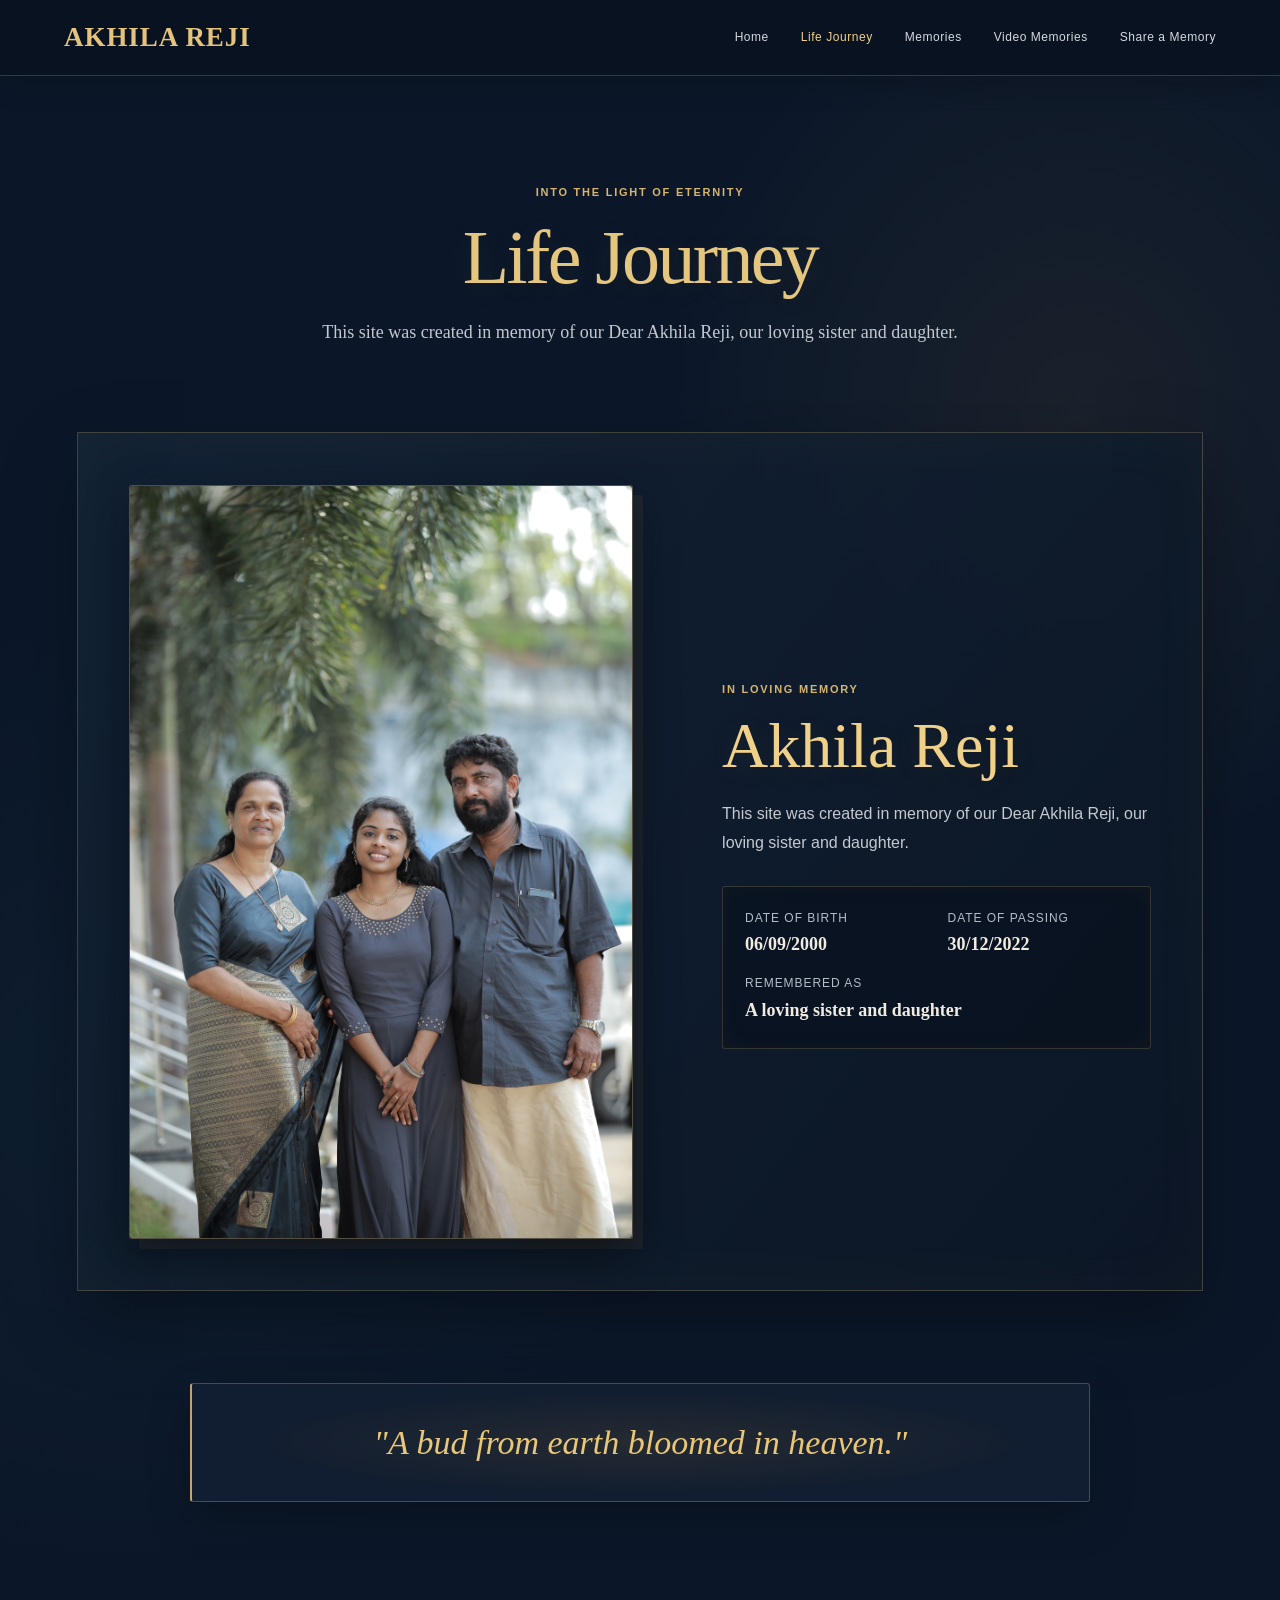
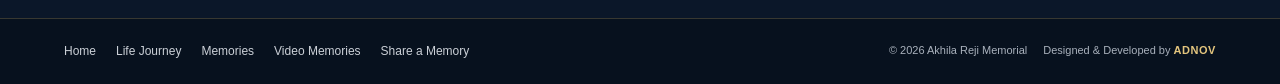
<file: about.html>
<!DOCTYPE html>
<html lang="en">
<head>
    <meta charset="UTF-8">
    <meta name="viewport" content="width=device-width, initial-scale=1.0">
    <meta name="theme-color" content="#0b1729">
    <title>Life Journey of Akhila Reji</title>
    <link rel="stylesheet" href="css/style.css">
    <link rel="stylesheet" href="css/memorial-theme.css">
</head>
<body>

<header class="site-header">
    <a href="index.html" class="logo">Akhila Reji</a>
    <button class="inner-nav-toggle" type="button" aria-expanded="false" aria-controls="inner-navigation" aria-label="Open navigation"><span></span><span></span><span></span></button>
    <nav id="inner-navigation" aria-label="Main navigation">
        <a href="index.html">Home</a>
        <a href="about.html" class="active">Life Journey</a>
        <a href="gallery.html">Memories</a>
        <a href="videos.html">Video Memories</a>
        <a href="share.html">Share a Memory</a>
    </nav>
</header>

<main class="content-page">
    <section class="page-heading">
        <span class="gold-text">INTO THE LIGHT OF ETERNITY</span>
        <h1>Life Journey</h1>
        <p>This site was created in memory of our Dear Akhila Reji, our loving sister and daughter.</p>
    </section>

    <section class="story-section">
        <div class="story-image">
            <img src="assets/images/family.jpg" alt="Akhila Reji with her family">
        </div>

        <div class="story-text">
            <span class="gold-text">IN LOVING MEMORY</span>
            <h2>Akhila Reji</h2>
            <p>This site was created in memory of our Dear Akhila Reji, our loving sister and daughter.</p>
            <dl class="memorial-details">
                <div>
                    <dt>Date of Birth</dt>
                    <dd><time datetime="2000-09-06">06/09/2000</time></dd>
                </div>
                <div>
                    <dt>Date of Passing</dt>
                    <dd><time datetime="2022-12-30">30/12/2022</time></dd>
                </div>
                <div>
                    <dt>Remembered as</dt>
                    <dd>A loving sister and daughter</dd>
                </div>
            </dl>
        </div>
    </section>

    <section class="quote-section">
        <p>"A bud from earth bloomed in heaven."</p>
    </section>
</main>

<footer class="site-footer">
    <nav aria-label="Footer navigation"><a href="index.html">Home</a><a href="about.html">Life Journey</a><a href="gallery.html">Memories</a><a href="videos.html">Video Memories</a><a href="share.html">Share a Memory</a></nav>
    <div class="footer-meta"><small>&copy; 2026 Akhila Reji Memorial</small><span class="footer-credit">Designed &amp; Developed by <a href="https://adnov.in" target="_blank" rel="noopener noreferrer">ADNOV</a></span></div>
</footer>

<script src="js/script.js" defer></script>
</body>
</html>
</file>
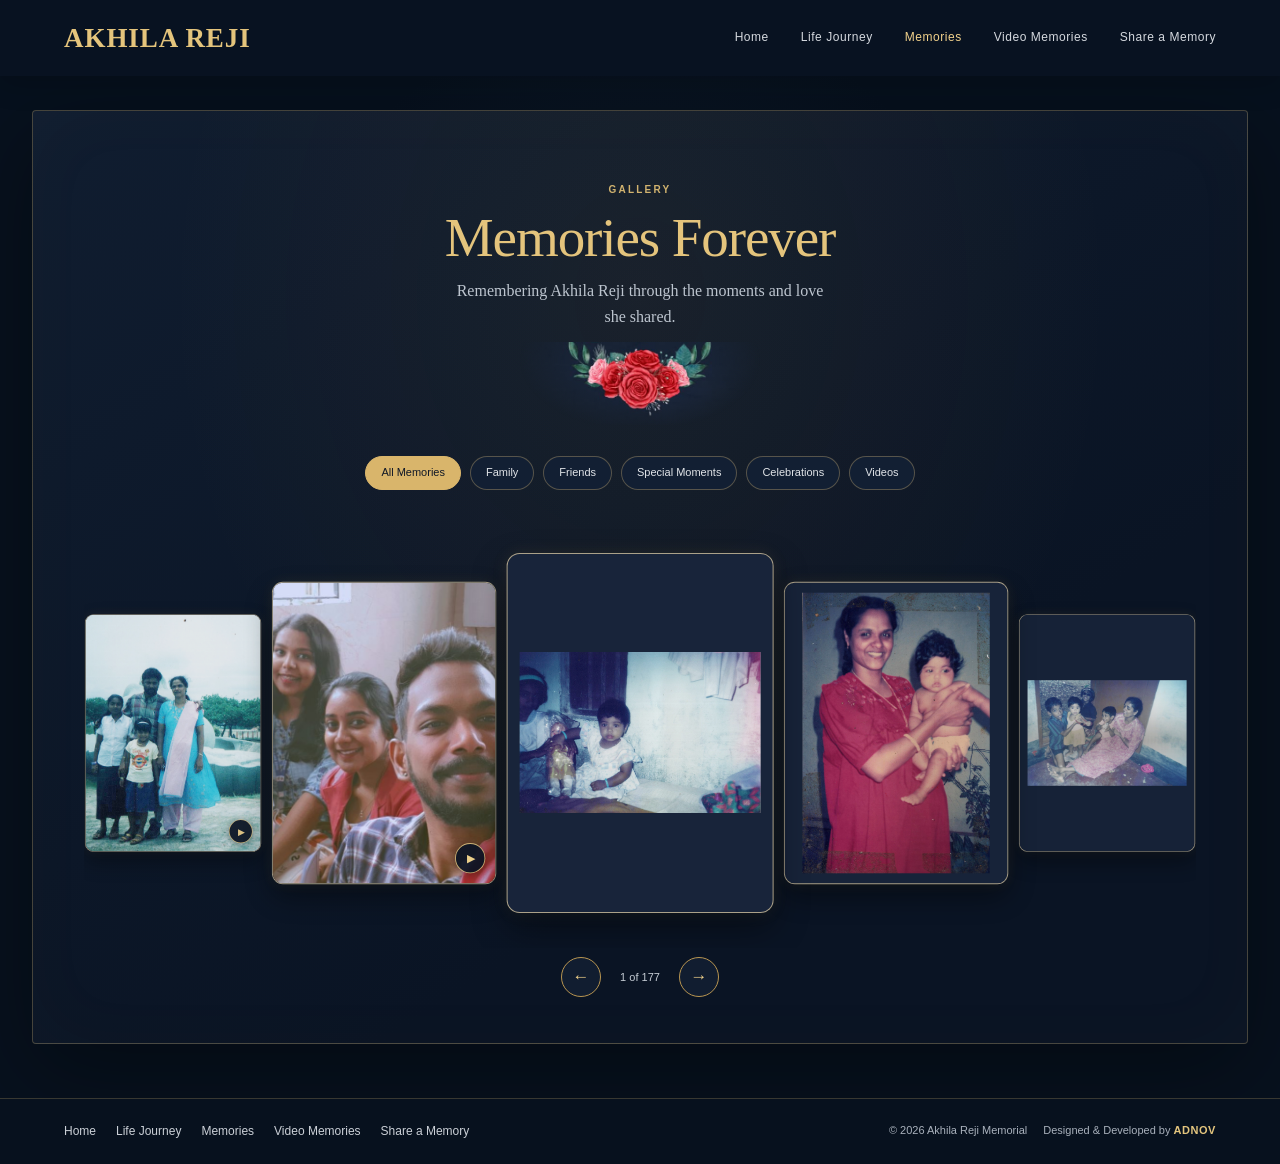
<file: gallery.html>
<!DOCTYPE html>
<html lang="en">
<head>
    <meta charset="UTF-8">
    <meta name="viewport" content="width=device-width, initial-scale=1.0">
    <meta name="theme-color" content="#0b1729">
    <title>Memories of Akhila Reji</title>
    <link rel="stylesheet" href="css/style.css">
    <link rel="stylesheet" href="css/memorial-theme.css">
</head>
<body class="gallery-page">

<header class="site-header">
    <a href="index.html" class="logo">Akhila Reji</a>
    <button class="inner-nav-toggle" type="button" aria-expanded="false" aria-controls="inner-navigation" aria-label="Open navigation"><span></span><span></span><span></span></button>
    <nav id="inner-navigation" aria-label="Main navigation">
        <a href="index.html">Home</a>
        <a href="about.html">Life Journey</a>
        <a href="gallery.html" class="active">Memories</a>
        <a href="videos.html">Video Memories</a>
        <a href="share.html">Share a Memory</a>
    </nav>
</header>

<main class="gallery-shell">
    <section class="gallery-heading">
        <span class="gallery-kicker">GALLERY</span>
        <h1>Memories Forever</h1>
        <p>Remembering Akhila Reji through the moments and love she shared.</p>
        <img class="gallery-flowers" src="assets/properties/gallery-flowers.jpg" width="540" height="187" alt="">
    </section>

    <nav class="gallery-filters" aria-label="Filter memories">
        <button class="gallery-filter is-active" type="button" data-category="all" aria-pressed="true">All Memories</button>
        <button class="gallery-filter" type="button" data-category="family" aria-pressed="false">Family</button>
        <button class="gallery-filter" type="button" data-category="friends" aria-pressed="false">Friends</button>
        <button class="gallery-filter" type="button" data-category="moments" aria-pressed="false">Special Moments</button>
        <button class="gallery-filter" type="button" data-category="celebrations" aria-pressed="false">Celebrations</button>
        <button class="gallery-filter" type="button" data-category="videos" aria-pressed="false">Videos</button>
    </nav>

    <section class="gallery-carousel" aria-label="Memorial photo carousel">
        <div class="carousel-stage" id="carousel-stage" aria-live="polite">
            <p class="carousel-empty" id="carousel-empty" hidden></p>
            <button class="carousel-card carousel-card--far-left" type="button" data-position="far-left" aria-label="View photograph"></button>
            <button class="carousel-card carousel-card--left" type="button" data-position="left" aria-label="View photograph"></button>
            <button class="carousel-card carousel-card--center" type="button" data-position="center" aria-label="View photograph"></button>
            <button class="carousel-card carousel-card--right" type="button" data-position="right" aria-label="View photograph"></button>
            <button class="carousel-card carousel-card--far-right" type="button" data-position="far-right" aria-label="View photograph"></button>
        </div>
        <div class="carousel-controls">
            <button class="carousel-arrow" id="carousel-previous" type="button" aria-label="Previous photo">←</button>
            <span class="carousel-count" id="carousel-count" aria-live="polite"></span>
            <button class="carousel-arrow" id="carousel-next" type="button" aria-label="Next photo">→</button>
        </div>
    </section>

    <dialog class="lightbox gallery-lightbox" aria-label="Memorial photo and video viewer">
        <div class="lightbox-toolbar">
            <button class="lightbox-close" type="button" aria-label="Close viewer">Close</button>
        </div>
        <div class="lightbox-stage">
            <button class="lightbox-previous" type="button" aria-label="Previous memory">‹</button>
            <div class="lightbox-media">
                <img alt="">
                <video controls playsinline></video>
                <p class="lightbox-video-error" role="status" hidden>
                    This video format could not be played in this browser.
                </p>
            </div>
            <button class="lightbox-next" type="button" aria-label="Next memory">›</button>
        </div>
        <div class="lightbox-meta">
            <span class="lightbox-count" aria-live="polite"></span>
            <a class="lightbox-download" download>Download original</a>
        </div>
    </dialog>
</main>

<footer class="site-footer">
    <nav aria-label="Footer navigation"><a href="index.html">Home</a><a href="about.html">Life Journey</a><a href="gallery.html">Memories</a><a href="videos.html">Video Memories</a><a href="share.html">Share a Memory</a></nav>
    <div class="footer-meta"><small>&copy; 2026 Akhila Reji Memorial</small><span class="footer-credit">Designed &amp; Developed by <a href="https://adnov.in" target="_blank" rel="noopener noreferrer">ADNOV</a></span></div>
</footer>

<script src="js/gallery.js" defer></script>
<script src="js/script.js" defer></script>
</body>
</html>
</file>
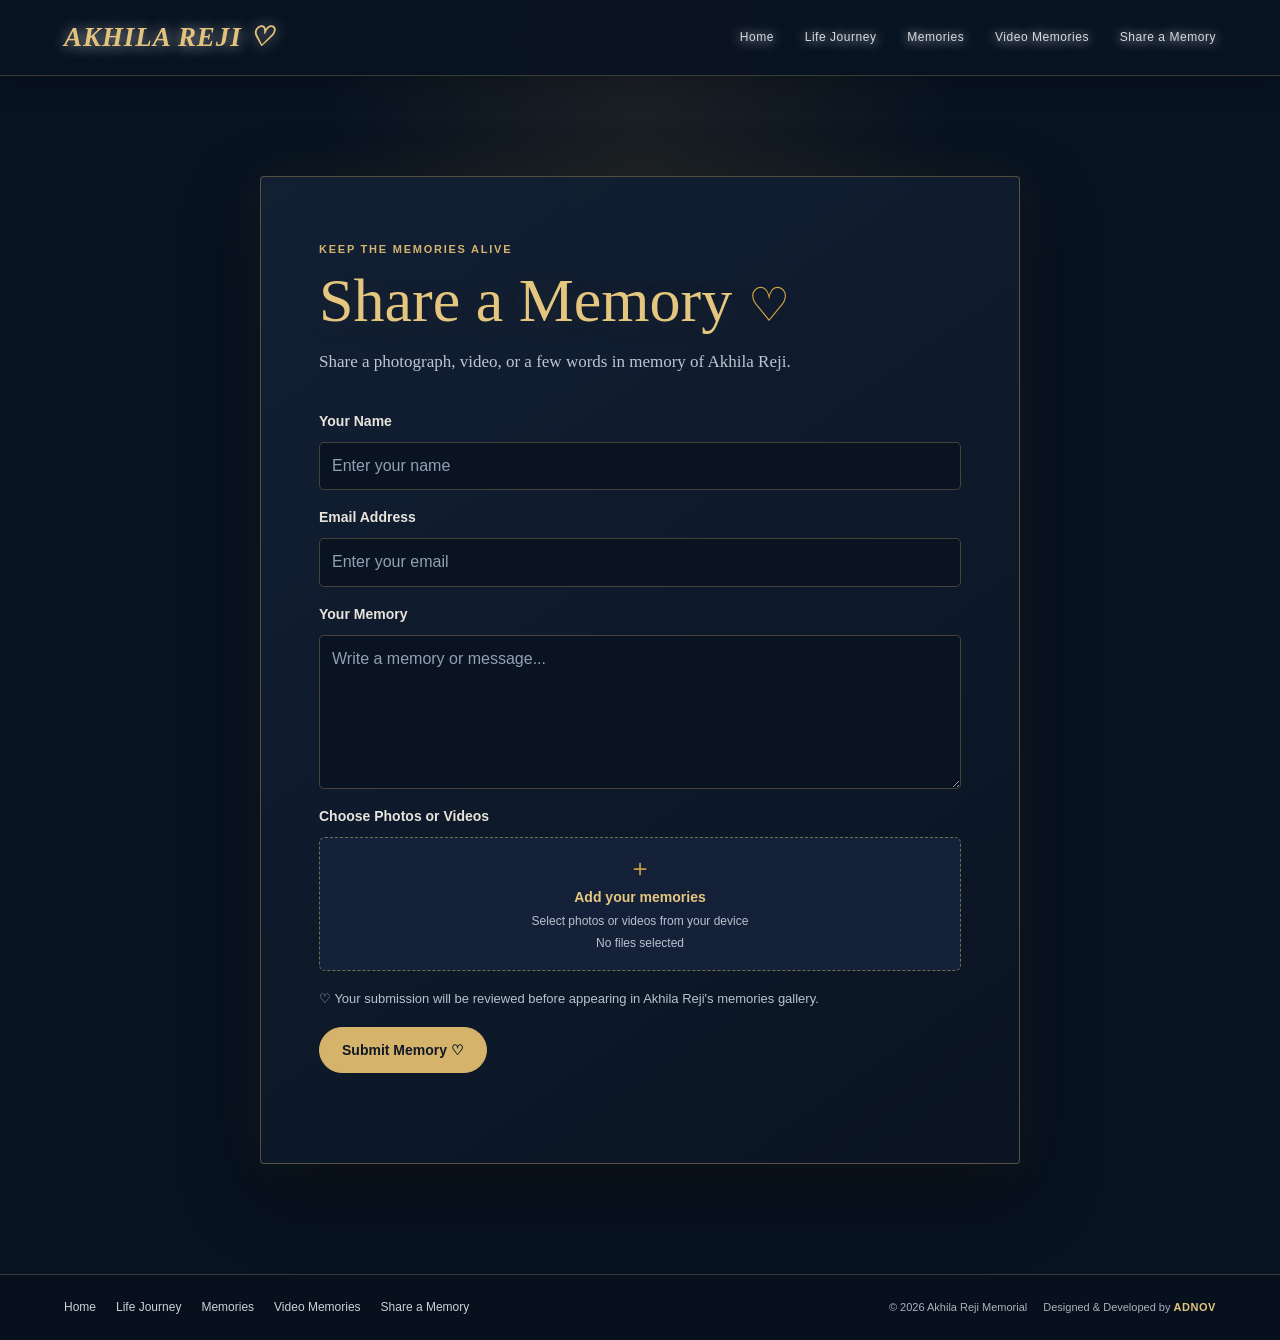
<file: share.html>
<!DOCTYPE html>
<html lang="en">
<head>
    <meta charset="UTF-8">
    <meta name="viewport" content="width=device-width, initial-scale=1.0">
    <meta name="theme-color" content="#0b1729">
    <title>Share a Memory | Akhila Reji</title>
    <link rel="stylesheet" href="css/style.css">
    <link rel="stylesheet" href="css/memorial-theme.css">
</head>
<body class="share-page">

    <header class="top-header">
        <a class="brand" href="index.html">Akhila Reji ♡</a>
        <button class="inner-nav-toggle" type="button" aria-expanded="false" aria-controls="inner-navigation" aria-label="Open navigation"><span></span><span></span><span></span></button>
        <nav class="home-nav" id="inner-navigation" aria-label="Main navigation">
            <a href="index.html">Home</a>
            <a href="about.html">Life Journey</a>
            <a href="gallery.html">Memories</a>
            <a href="videos.html">Video Memories</a>
            <a href="share.html" aria-current="page">Share a Memory</a>
        </nav>
    </header>

    <main class="share-container">
        <p class="share-eyebrow">KEEP THE MEMORIES ALIVE</p>
        <h1>Share a Memory <span>♡</span></h1>
        <p class="share-intro">
            Share a photograph, video, or a few words in memory of Akhila Reji.
        </p>

        <form id="memoryForm" class="memory-form">

            <label for="visitorName">Your Name</label>
            <input type="text" id="visitorName"
                   placeholder="Enter your name" required>

            <label for="visitorEmail">Email Address</label>
            <input type="email" id="visitorEmail"
                   placeholder="Enter your email">

            <label for="memoryMessage">Your Memory</label>
            <textarea id="memoryMessage" rows="5"
                      placeholder="Write a memory or message..."
                      required></textarea>

            <label>Choose Photos or Videos</label>
            <label for="memoryFiles" class="upload-area">
                <span class="upload-icon">＋</span>
                <strong>Add your memories</strong>
                <small>Select photos or videos from your device</small>
                <span id="fileNames">No files selected</span>
            </label>

            <input type="file" id="memoryFiles"
                   accept="image/*,video/*" multiple hidden>

            <p class="approval-note">
                ♡ Your submission will be reviewed before
                appearing in Akhila Reji's memories gallery.
            </p>

            <button type="submit" class="submit-memory">
                Submit Memory ♡
            </button>

            <p id="formMessage" role="status"></p>
        </form>
    </main>

    <footer class="site-footer">
        <nav aria-label="Footer navigation"><a href="index.html">Home</a><a href="about.html">Life Journey</a><a href="gallery.html">Memories</a><a href="videos.html">Video Memories</a><a href="share.html">Share a Memory</a></nav>
        <div class="footer-meta"><small>&copy; 2026 Akhila Reji Memorial</small><span class="footer-credit">Designed &amp; Developed by <a href="https://adnov.in" target="_blank" rel="noopener noreferrer">ADNOV</a></span></div>
    </footer>

    <script src="js/script.js" defer></script>
    <script>
        const fileInput = document.getElementById("memoryFiles");
        const fileNames = document.getElementById("fileNames");

        fileInput.addEventListener("change", () => {
            const files = Array.from(fileInput.files);
            fileNames.textContent = files.length
                ? files.map(file => file.name).join(", ")
                : "No files selected";
        });

        document.getElementById("memoryForm")
            .addEventListener("submit", (event) => {
                event.preventDefault();
                document.getElementById("formMessage").textContent =
                    "Upload service will be connected in the next step.";
            });
    </script>

</body>
</html>
</file>
<file: css/style.css>
:root {
    color-scheme: light;
    --color-ink: #30475c;
    --color-muted: #64798b;
    --color-blue: #527a99;
    --color-blue-deep: #365b78;
    --color-sky: #e8f3fa;
    --color-sky-strong: #d7eaf6;
    --color-paper: #fbfcfd;
    --color-white: #fff;
    --color-line: #dce6ed;
    --color-focus: #3e789f;
    --font-body: Arial, Helvetica, sans-serif;
    --font-display: Georgia, "Times New Roman", serif;
    --content-width: 1120px;
}

* {
    box-sizing: border-box;
}

html {
    min-width: 0;
    scroll-behavior: smooth;
    background: var(--color-paper);
}

body {
    min-width: 0;
    margin: 0;
    color: var(--color-ink);
    background: var(--color-paper);
    font-family: var(--font-body);
    font-size: 16px;
    line-height: 1.65;
    -webkit-font-smoothing: antialiased;
}

img,
video {
    max-width: 100%;
}

button,
input,
textarea {
    font: inherit;
}

a {
    color: var(--color-blue-deep);
    text-decoration: none;
}

a,
button {
    -webkit-tap-highlight-color: transparent;
}

a:focus-visible,
button:focus-visible,
input:focus-visible,
textarea:focus-visible,
.upload-area:focus-within {
    outline: 3px solid var(--color-focus);
    outline-offset: 3px;
}

button {
    color: inherit;
}

.hero {
    position: relative;
    display: flex;
    min-height: 680px;
    min-height: max(680px, 100svh);
    width: 100%;
    flex-direction: column;
    overflow: hidden;
    isolation: isolate;
    background: var(--color-sky);
}

.hero-image,
.hero-overlay {
    position: absolute;
    z-index: -1;
    inset: 0;
    width: 100%;
    height: 100%;
}

.hero-image {
    object-fit: cover;
    object-position: center 38%;
}

.hero-overlay {
    background: linear-gradient(
        180deg,
        rgba(255, 255, 255, .16) 0%,
        rgba(255, 255, 255, .04) 42%,
        rgba(36, 61, 78, .08) 100%
    );
}

.top-header {
    position: relative;
    z-index: 1;
    display: flex;
    width: 100%;
    min-height: 82px;
    align-items: center;
    justify-content: space-between;
    gap: 24px;
    padding: 16px max(5%, calc((100% - var(--content-width)) / 2));
}

.brand,
.logo {
    color: var(--color-ink);
    font-family: var(--font-display);
    font-size: 29px;
    font-weight: 400;
    line-height: 1.2;
    white-space: nowrap;
}

.brand {
    font-style: italic;
}

.brand span {
    color: var(--color-blue);
    font-size: .75em;
}

.home-nav,
.site-header nav {
    display: flex;
    align-items: center;
    justify-content: flex-end;
    gap: clamp(16px, 2.8vw, 32px);
}

.home-nav a,
.site-header nav a {
    color: var(--color-ink);
    font-size: 14px;
    font-weight: 500;
    transition: color .18s ease;
}

.home-nav a:hover,
.site-header nav a:hover,
.site-header nav a.active {
    color: var(--color-blue);
}

.hero-message {
    position: relative;
    z-index: 0;
    width: min(390px, 42%);
    margin: auto 5% 0 auto;
    padding: 24px;
    text-align: center;
}

.quote {
    color: #28465c;
    font-family: var(--font-display);
    font-size: clamp(24px, 3vw, 34px);
    font-style: italic;
    line-height: 1.35;
    text-wrap: balance;
}

.memorial-title {
    position: relative;
    z-index: 0;
    width: 100%;
    margin-top: auto;
    padding: 34px 20px 46px;
    background: radial-gradient(
        ellipse at center,
        rgba(251, 253, 254, .88) 0%,
        rgba(251, 253, 254, .82) 56%,
        rgba(251, 253, 254, .48) 82%,
        rgba(251, 253, 254, 0) 100%
    );
    text-align: center;
}

.eyebrow,
.gold-text,
.share-eyebrow {
    display: inline-block;
    color: var(--color-blue);
    font-size: 11px;
    font-weight: 600;
    letter-spacing: .16em;
    line-height: 1.5;
}

.eyebrow {
    margin: 0 0 8px;
}

.memorial-title h1,
.page-heading h1,
.share-container h1 {
    margin: 0;
    color: var(--color-ink);
    font-family: var(--font-display);
    font-size: clamp(40px, 6vw, 62px);
    font-weight: 400;
    line-height: 1.12;
    text-wrap: balance;
}

.dates {
    margin: 10px 0 0;
    color: var(--color-blue-deep);
    font-family: var(--font-display);
    font-size: 21px;
}

.memorial-title .description {
    margin: 7px 0 0;
    color: var(--color-muted);
    font-family: var(--font-display);
    font-size: 18px;
    font-style: italic;
}

.memorial-tagline {
    margin: 12px 0 0;
    color: var(--color-blue);
    font-size: 11px;
    font-weight: 600;
    letter-spacing: .16em;
}

.memorial-details {
    display: grid;
    grid-template-columns: repeat(2, minmax(0, 1fr));
    gap: 14px 22px;
    width: 100%;
    min-width: 0;
    margin: 26px 0 0;
    padding: 18px clamp(12px, 1.8vw, 20px);
    border-radius: 6px;
    background: #f3f8fb;
}

.memorial-details div:last-child {
    grid-column: 1 / -1;
}

.memorial-details dt {
    color: var(--color-muted);
    font-size: 12px;
}

.memorial-details dd {
    margin: 2px 0 0;
    color: var(--color-ink);
    font-size: 15px;
    font-weight: 600;
    overflow-wrap: anywhere;
}

@media (max-width: 820px) {
    .story-section {
        grid-template-columns: minmax(0, 1fr);
        gap: 26px;
    }

    .story-image,
    .story-text {
        width: 100%;
        max-width: 740px;
        margin-inline: auto;
    }
}

.explore-button,
.submit-memory {
    display: inline-flex;
    min-height: 46px;
    align-items: center;
    justify-content: center;
    gap: 10px;
    margin-top: 21px;
    padding: 11px 22px;
    border: 1px solid var(--color-blue);
    border-radius: 6px;
    color: var(--color-white);
    background: var(--color-blue);
    font-size: 14px;
    font-weight: 600;
    line-height: 1.3;
    cursor: pointer;
    transition: color .18s ease, background-color .18s ease, border-color .18s ease;
}

.explore-button:hover,
.submit-memory:hover {
    border-color: var(--color-blue-deep);
    background: var(--color-blue-deep);
}

.content-page {
    width: 100%;
    max-width: 1080px;
    margin: 0 auto;
    padding: 56px 20px 72px;
}

.page-heading {
    max-width: 720px;
    margin: 0 auto 42px;
    text-align: center;
}

.page-heading h1 {
    margin-top: 8px;
    font-size: clamp(38px, 5vw, 54px);
}

.page-heading p {
    margin: 12px 0 0;
    color: var(--color-muted);
    font-family: var(--font-display);
    font-size: 19px;
    line-height: 1.5;
    text-wrap: balance;
}

.story-section {
    display: grid;
    grid-template-columns: minmax(0, 1.08fr) minmax(0, .92fr);
    align-items: center;
    gap: clamp(24px, 4vw, 48px);
}

.story-image {
    min-width: 0;
    width: 100%;
    border-radius: 12px;
    background: #f3f7f9;
    box-shadow: 0 8px 24px rgba(43, 66, 82, .10);
}

.story-image img {
    display: block;
    width: 100%;
    height: auto;
    object-fit: contain;
    object-position: center;
    border-radius: inherit;
}

.story-image.image-missing {
    min-height: 240px;
}

.story-text h2 {
    margin: 9px 0 15px;
    color: var(--color-ink);
    font-family: var(--font-display);
    font-size: clamp(30px, 4vw, 42px);
    font-weight: 400;
    line-height: 1.2;
}

.story-text {
    min-width: 0;
    max-width: 100%;
}

.story-text p {
    margin: 0 0 14px;
    color: var(--color-muted);
    overflow-wrap: anywhere;
}

.quote-section {
    max-width: 850px;
    margin: 54px auto 0;
    padding: 25px 28px;
    border-left: 3px solid #a9c8dc;
    background: var(--color-sky);
    color: var(--color-blue-deep);
    font-family: var(--font-display);
    font-size: clamp(19px, 2.5vw, 25px);
    font-style: italic;
    line-height: 1.5;
    text-align: center;
}

.quote-section p {
    margin: 0;
}

.site-header {
    display: flex;
    min-height: 76px;
    align-items: center;
    justify-content: space-between;
    gap: 24px;
    padding: 14px max(5%, calc((100% - var(--content-width)) / 2));
    border-bottom: 1px solid var(--color-line);
    background: var(--color-white);
}

.site-header .logo {
    font-size: 26px;
}

.site-footer {
    padding: 22px 5%;
    border-top: 1px solid var(--color-line);
    color: var(--color-muted);
    background: #f3f8fb;
    font-family: var(--font-display);
    font-size: 17px;
    text-align: center;
}

.lightbox-download,
.video-download {
    display: inline-flex;
    min-height: 36px;
    align-items: center;
    justify-content: center;
    padding: 7px 12px;
    border: 1px solid var(--color-line);
    border-radius: 5px;
    color: var(--color-blue-deep);
    background: var(--color-white);
    font-size: 12px;
    font-weight: 600;
    transition: background-color .18s ease, border-color .18s ease;
}

.video-download:hover {
    border-color: var(--color-sky-strong);
    background: var(--color-sky);
}

.lightbox {
    width: min(96vw, 1180px);
    max-width: none;
    max-height: 96svh;
    margin: auto;
    padding: 14px 18px 16px;
    overflow: hidden;
    border: 1px solid #d6e3ec;
    border-radius: 8px;
    color: var(--color-ink);
    background: #f8fbfd;
}

.lightbox::backdrop {
    background: rgba(27, 47, 62, .78);
}

.lightbox-toolbar,
.lightbox-meta {
    display: flex;
    align-items: center;
    justify-content: space-between;
    gap: 16px;
}

.lightbox-toolbar {
    justify-content: flex-end;
    padding-bottom: 10px;
}

.lightbox-close,
.lightbox-previous,
.lightbox-next {
    border: 1px solid #c8d8e3;
    color: var(--color-blue-deep);
    background: #edf5fa;
    cursor: pointer;
    transition: background-color .18s ease;
}

.lightbox-close:hover,
.lightbox-previous:hover,
.lightbox-next:hover {
    background: var(--color-sky-strong);
}

.lightbox-close {
    padding: 7px 13px;
    border-radius: 5px;
    font: inherit;
    font-size: 12px;
}

.lightbox-stage {
    display: flex;
    align-items: center;
    justify-content: space-between;
    gap: 10px;
}

.lightbox-stage img {
    display: block;
    width: auto;
    height: auto;
    max-width: calc(100% - 104px);
    max-height: calc(96svh - 120px);
    object-fit: contain;
}

.lightbox-media {
    display: grid;
    flex: 1 1 auto;
    min-width: 0;
    min-height: 0;
    place-items: center;
}

.lightbox-media img,
.lightbox-media video {
    display: block;
    width: auto;
    height: auto;
    max-width: 100%;
    max-height: calc(96svh - 120px);
    object-fit: contain;
}

.lightbox-video-error {
    max-width: 280px;
    margin: 0;
    color: var(--color-muted);
    font-size: 13px;
    text-align: center;
}

.lightbox-video-error[hidden] {
    display: none;
}

.lightbox-media [hidden] {
    display: none;
}

.lightbox-previous,
.lightbox-next {
    flex: 0 0 42px;
    width: 42px;
    height: 48px;
    border-radius: 5px;
    font: 30px/1 var(--font-display);
}

.lightbox-meta {
    padding-top: 12px;
    color: var(--color-muted);
    font-size: 12px;
}

.lightbox-download {
    border-color: var(--color-blue);
    color: var(--color-white);
    background: var(--color-blue);
}

.lightbox-download:hover {
    background: var(--color-blue-deep);
}

.gallery-page {
    background: #f1f4f6;
}

.gallery-page .site-header {
    border-bottom: 0;
    background: transparent;
}

.gallery-page .gallery-shell {
    width: min(1320px, calc(100% - 48px));
    min-height: min(760px, calc(100svh - 145px));
    margin: 18px auto 28px;
    padding: 44px clamp(18px, 4vw, 54px) 34px;
    overflow: hidden;
    border: 1px solid #e8edf0;
    border-radius: 24px;
    background: var(--color-white);
    box-shadow: 0 12px 36px rgba(58, 80, 96, .06);
}

.gallery-heading {
    text-align: center;
}

.gallery-kicker {
    color: #647586;
    font-size: 10px;
    font-weight: 600;
    letter-spacing: .12em;
}

.gallery-heading h1 {
    margin: 5px 0 0;
    color: #273644;
    font-family: var(--font-body);
    font-size: clamp(28px, 3.2vw, 38px);
    font-weight: 600;
    letter-spacing: -.045em;
    line-height: 1.18;
}

.gallery-heading p {
    max-width: 390px;
    margin: 7px auto 0;
    color: #66717b;
    font-size: 14px;
    line-height: 1.45;
}

.gallery-filters {
    display: flex;
    width: 100%;
    align-items: center;
    justify-content: center;
    gap: 9px;
    margin: 28px auto 20px;
    overflow-x: auto;
    padding: 3px 4px 8px;
    scrollbar-width: none;
}

.gallery-filters::-webkit-scrollbar {
    display: none;
}

.gallery-filter {
    flex: 0 0 auto;
    min-height: 34px;
    padding: 6px 15px;
    border: 1px solid #c8cdd1;
    border-radius: 999px;
    color: #45515c;
    background: #fff;
    font-size: 11px;
    line-height: 1.3;
    cursor: pointer;
    transition: color .18s ease, background-color .18s ease, border-color .18s ease;
}

.gallery-filter:hover {
    border-color: #667785;
    background: #f6f8f9;
}

.gallery-filter.is-active {
    border-color: #303943;
    color: #fff;
    background: #303943;
}

.gallery-carousel {
    overflow: hidden;
}

.carousel-stage {
    position: relative;
    height: clamp(310px, 37vw, 430px);
    overflow: hidden;
    isolation: isolate;
}

.carousel-card {
    position: absolute;
    top: 50%;
    left: 50%;
    display: block;
    width: 24%;
    height: clamp(240px, 30vw, 360px);
    padding: 0;
    overflow: hidden;
    border: 1px solid rgba(255, 255, 255, .75);
    border-radius: 13px;
    background: #e7eef2;
    box-shadow: 0 12px 30px rgba(36, 54, 68, .18);
    cursor: zoom-in;
    transform: translate(-50%, -50%) scale(var(--card-scale, 1));
    opacity: var(--card-opacity, 1);
    transition: transform .42s cubic-bezier(.2, .7, .2, 1), opacity .3s ease;
}

.carousel-card img,
.carousel-card video {
    display: block;
    width: 100%;
    height: 100%;
    object-fit: cover;
}

.carousel-card .carousel-play {
    position: absolute;
    right: 12px;
    bottom: 12px;
    display: grid;
    width: 36px;
    height: 36px;
    place-items: center;
    padding-left: 2px;
    border: 1px solid rgba(255, 255, 255, .9);
    border-radius: 50%;
    color: #34414c;
    background: rgba(255, 255, 255, .94);
    font-size: 13px;
    line-height: 1;
    box-shadow: 0 2px 8px rgba(30, 45, 56, .2);
}

.carousel-card--center {
    z-index: 5;
    --card-scale: 1;
}

.carousel-card--left {
    z-index: 4;
    left: 27%;
    --card-scale: .84;
    --card-opacity: .98;
}

.carousel-card--right {
    z-index: 4;
    left: 73%;
    --card-scale: .84;
    --card-opacity: .98;
}

.carousel-card--far-left {
    z-index: 2;
    left: 8%;
    --card-scale: .66;
    --card-opacity: .9;
}

.carousel-card--far-right {
    z-index: 2;
    left: 92%;
    --card-scale: .66;
    --card-opacity: .9;
}

.carousel-stage.is-changing .carousel-card {
    opacity: .45;
    transition-duration: .16s;
}

.carousel-stage.is-changing .carousel-card--center {
    transform: translate(-50%, -50%) scale(.96);
}

.carousel-card[hidden] {
    display: none;
}

.carousel-empty {
    position: absolute;
    top: 50%;
    left: 50%;
    width: min(90%, 400px);
    margin: 0;
    color: var(--color-muted);
    font-family: var(--font-display);
    font-size: 19px;
    text-align: center;
    transform: translate(-50%, -50%);
}

.carousel-controls {
    display: flex;
    min-height: 48px;
    align-items: center;
    justify-content: center;
    gap: 12px;
    margin-top: 5px;
}

.carousel-arrow {
    display: grid;
    width: 40px;
    height: 40px;
    flex: 0 0 40px;
    place-items: center;
    padding: 0;
    border: 1px solid #56616b;
    border-radius: 50%;
    color: #34414c;
    background: #fff;
    font-size: 17px;
    line-height: 1;
    cursor: pointer;
    transition: color .18s ease, background-color .18s ease;
}

.carousel-arrow:hover:not(:disabled) {
    color: #fff;
    background: #34414c;
}

.carousel-arrow:disabled {
    cursor: not-allowed;
    opacity: .45;
}

.carousel-count {
    min-width: 54px;
    color: var(--color-muted);
    font-size: 11px;
    text-align: center;
}

.gallery-lightbox {
    width: min(96vw, 1180px);
}

.video-grid {
    display: grid;
    grid-template-columns: repeat(2, minmax(0, 1fr));
    gap: 24px;
}

.video-card {
    min-width: 0;
    overflow: hidden;
    border: 1px solid var(--color-line);
    border-radius: 8px;
    background: var(--color-white);
}

.video-frame {
    position: relative;
    display: grid;
    width: 100%;
    aspect-ratio: 16 / 9;
    place-items: center;
    overflow: hidden;
    background: #e9f1f6;
}

.video-frame video {
    display: block;
    width: 100%;
    height: 100%;
    background: #263d4d;
    object-fit: contain;
}

.video-frame video[hidden] {
    display: none;
}

.video-placeholder {
    display: flex;
    width: 100%;
    height: 100%;
    flex-direction: column;
    align-items: center;
    justify-content: center;
    gap: 9px;
    padding: 18px;
    border: 0;
    color: var(--color-blue-deep);
    background: var(--color-sky);
    cursor: pointer;
}

.video-placeholder:hover {
    background: var(--color-sky-strong);
}

.play-icon {
    display: grid;
    width: 46px;
    height: 46px;
    place-items: center;
    border: 1px solid #9dbdd2;
    border-radius: 50%;
    color: var(--color-blue-deep);
    font-size: 18px;
}

.video-info {
    display: flex;
    align-items: center;
    justify-content: space-between;
    gap: 16px;
    padding: 17px 18px;
}

.video-info h2 {
    margin: 0;
    color: var(--color-ink);
    font-family: var(--font-display);
    font-size: 21px;
    font-weight: 400;
    line-height: 1.3;
}

.video-info p {
    margin: 4px 0 0;
    color: var(--color-muted);
    font-size: 13px;
}

.video-download {
    flex: 0 0 auto;
}

.share-page {
    min-height: 100vh;
    background: #f3f8fb;
}

.share-page .top-header {
    min-height: 76px;
    padding-top: 14px;
    padding-bottom: 14px;
    border-bottom: 1px solid var(--color-line);
    background: var(--color-white);
}

.share-page .brand {
    font-size: 27px;
}

.share-page .home-nav a {
    color: var(--color-ink);
}

.share-page .home-nav a:hover {
    color: var(--color-blue);
}

.share-container {
    width: min(100% - 36px, 640px);
    margin: 48px auto 64px;
    padding: clamp(24px, 5vw, 44px);
    border: 1px solid var(--color-line);
    border-radius: 8px;
    background: var(--color-white);
}

.share-eyebrow {
    margin: 0 0 8px;
}

.share-container h1 {
    font-size: clamp(36px, 5vw, 48px);
}

.share-container h1 span {
    color: var(--color-blue);
    font-size: .75em;
}

.share-intro {
    margin: 12px 0 26px;
    color: var(--color-muted);
}

.memory-form {
    display: grid;
    grid-template-columns: minmax(0, 1fr);
    gap: 9px;
}

.memory-form > label:not(.upload-area) {
    margin-top: 7px;
    color: var(--color-ink);
    font-size: 14px;
    font-weight: 600;
}

.memory-form input[type="text"],
.memory-form input[type="email"],
.memory-form textarea {
    width: 100%;
    min-height: 45px;
    padding: 10px 12px;
    border: 1px solid #cbd9e2;
    border-radius: 5px;
    color: var(--color-ink);
    background: #fcfdfe;
}

.memory-form textarea {
    min-height: 130px;
    resize: vertical;
}

.memory-form input::placeholder,
.memory-form textarea::placeholder {
    color: #8496a4;
    opacity: 1;
}

.upload-area {
    display: flex;
    min-height: 132px;
    flex-direction: column;
    align-items: center;
    justify-content: center;
    gap: 3px;
    padding: 16px;
    border: 1px dashed #9fb9ca;
    border-radius: 6px;
    color: var(--color-blue-deep);
    background: #f4f9fc;
    text-align: center;
    cursor: pointer;
}

.upload-area:hover {
    background: var(--color-sky);
}

.upload-icon {
    color: var(--color-blue);
    font-size: 24px;
    line-height: 1.2;
}

.upload-area strong {
    font-size: 14px;
}

.upload-area small,
#fileNames {
    color: var(--color-muted);
    font-size: 12px;
}

#fileNames {
    max-width: 100%;
    overflow-wrap: anywhere;
}

.approval-note {
    margin: 8px 0 0;
    color: var(--color-muted);
    font-size: 13px;
}

.submit-memory {
    width: fit-content;
    margin-top: 8px;
}

#formMessage {
    min-height: 1.5em;
    margin: 2px 0 0;
    color: var(--color-blue-deep);
    font-size: 14px;
}

@media (max-width: 760px) {
    .hero {
        min-height: 640px;
        min-height: max(640px, 100svh);
    }

    .hero-image {
        object-position: center center;
    }

    .hero-message {
        width: min(100%, 470px);
        margin: auto auto 0;
        padding: 22px 16px;
    }

    .top-header,
    .site-header,
    .share-page .top-header {
        min-height: auto;
        flex-direction: column;
        justify-content: center;
        gap: 12px;
        padding: 15px 5%;
    }

    .brand,
    .site-header .logo,
    .share-page .brand {
        font-size: 26px;
    }

    .home-nav,
    .site-header nav {
        flex-wrap: wrap;
        justify-content: center;
        gap: 10px 20px;
    }

    .home-nav a,
    .site-header nav a {
        font-size: 13px;
    }

    .memorial-title {
        padding: 26px 16px 30px;
    }

    .content-page {
        padding: 42px 16px 54px;
    }

    .page-heading {
        margin-bottom: 32px;
    }

    .quote-section {
        margin-top: 36px;
    }

    .video-grid {
        gap: 16px;
    }

    .share-container {
        margin-top: 32px;
    }
}

@media (max-width: 900px) {
    .gallery-page .gallery-shell {
        min-height: 650px;
        padding-top: 40px;
    }

    .gallery-filters {
        justify-content: flex-start;
        margin-top: 24px;
    }

    .carousel-stage {
        height: clamp(310px, 47vw, 390px);
    }

    .carousel-card {
        width: 36%;
        height: clamp(240px, 39vw, 330px);
    }

    .carousel-card--left {
        left: 16%;
    }

    .carousel-card--right {
        left: 84%;
    }

    .carousel-card--far-left,
    .carousel-card--far-right {
        display: none;
    }
}

@media (max-width: 520px) {
    body {
        font-size: 15px;
    }

    .hero {
        min-height: 620px;
        min-height: max(620px, 100svh);
    }

    .hero-image {
        object-position: center 34%;
    }

    .hero-message {
        padding: 18px 12px;
    }

    .quote {
        font-size: 23px;
    }

    .eyebrow,
    .gold-text,
    .share-eyebrow {
        font-size: 10px;
        letter-spacing: .13em;
    }

    .memorial-title h1 {
        font-size: clamp(36px, 10vw, 46px);
    }

    .dates {
        font-size: 18px;
    }

    .memorial-tagline {
        font-size: 10px;
        letter-spacing: .12em;
    }

    .memorial-title .description {
        font-size: 16px;
    }

    .page-heading h1 {
        font-size: clamp(35px, 9vw, 44px);
    }

    .page-heading p {
        font-size: 17px;
    }

    .gallery-page .site-header {
        gap: 10px;
    }

    .gallery-page .site-header nav {
        gap: 8px 16px;
    }

    .gallery-page .gallery-shell {
        width: calc(100% - 20px);
        min-height: 590px;
        margin: 10px auto 18px;
        padding: 34px 10px 26px;
        border-radius: 18px;
    }

    .gallery-heading h1 {
        font-size: 30px;
    }

    .gallery-heading p {
        max-width: 300px;
        font-size: 13px;
    }

    .gallery-filters {
        gap: 7px;
        margin: 20px auto 10px;
        padding-right: 10px;
        padding-left: 10px;
    }

    .gallery-filter {
        min-height: 32px;
        padding: 6px 12px;
        font-size: 10px;
    }

    .carousel-stage {
        height: 300px;
    }

    .carousel-card {
        width: min(86%, 275px);
        height: clamp(225px, 65vw, 275px);
        border-radius: 10px;
    }

    .carousel-card--left,
    .carousel-card--right {
        display: none;
    }

    .carousel-controls {
        margin-top: 0;
    }

    .carousel-arrow {
        width: 38px;
        height: 38px;
        flex-basis: 38px;
    }

    .gallery-lightbox {
        width: 100vw;
        max-height: 100svh;
        padding: 10px;
        border: 0;
        border-radius: 0;
    }

    .gallery-lightbox .lightbox-stage {
        gap: 5px;
    }

    .gallery-lightbox .lightbox-stage img,
    .gallery-lightbox .lightbox-media video {
        max-width: calc(100% - 76px);
        max-height: calc(100svh - 112px);
    }

    .gallery-lightbox .lightbox-previous,
    .gallery-lightbox .lightbox-next {
        flex-basis: 32px;
        width: 32px;
        height: 44px;
        font-size: 26px;
    }

    .video-grid {
        grid-template-columns: minmax(0, 1fr);
        gap: 14px;
    }

    .video-info {
        gap: 10px;
        padding: 13px;
    }

    .video-info h2 {
        font-size: 19px;
    }

    .share-container {
        width: calc(100% - 28px);
        margin: 22px auto 36px;
        padding: 22px 18px;
    }

    .share-container h1 {
        font-size: clamp(34px, 9vw, 42px);
    }

    .memorial-details {
        grid-template-columns: minmax(0, 1fr);
        gap: 11px;
        padding: 16px;
    }

    .memorial-details div:last-child {
        grid-column: auto;
    }
}

@media (prefers-reduced-motion: reduce) {
    *,
    *::before,
    *::after {
        scroll-behavior: auto !important;
        transition-duration: .01ms !important;
    }
}
/* Homepage composition: memorial copy floats over the original full-bleed cover. */
.hero {
    min-height: max(720px, 100svh);
    background: #a9d5f1;
}

.hero-image {
    object-position: center center;
}

.hero-overlay {
    background: linear-gradient(180deg, rgba(13, 38, 54, .10), transparent 26%, transparent 70%, rgba(15, 39, 48, .12));
}

.top-header {
    position: absolute;
    inset: 0 0 auto;
    min-height: 104px;
    padding: 26px clamp(28px, 5vw, 78px);
}

.brand {
    color: #263b4a;
    font-family: "Brush Script MT", "Segoe Script", cursive;
    font-size: clamp(30px, 3vw, 39px);
    font-style: italic;
    text-shadow: 0 1px 14px rgba(255,255,255,.65);
}

.brand span { color: #a75d66; }

.home-nav { gap: clamp(16px, 2.4vw, 34px); }
.home-nav a {
    color: #243c4d;
    font-size: 13px;
    text-shadow: 0 1px 12px rgba(255,255,255,.9);
}
.home-nav a:hover { color: #805760; }

.hero-message {
    position: absolute;
    top: 38%;
    left: clamp(30px, 6.5vw, 100px);
    width: min(390px, 31vw);
    margin: 0;
    padding: 0;
    text-align: left;
}

.quote {
    margin: 0;
    color: #3d5665;
    font-size: clamp(24px, 2.8vw, 36px);
    line-height: 1.48;
    text-shadow: 0 2px 22px rgba(255,255,255,.84);
}

.quote-heart {
    display: inline-block;
    margin: 22px 0 0 4px;
    color: #a66b70;
    font-size: 15px;
    text-shadow: 0 1px 10px rgba(255,255,255,.8);
}

.memorial-title {
    position: absolute;
    right: 0;
    bottom: 0;
    left: 0;
    margin: 0;
    padding: clamp(34px, 5vh, 58px) 20px clamp(30px, 5vh, 54px);
    background: linear-gradient(180deg, rgba(248,252,253,0) 0%, rgba(248,252,253,.54) 25%, rgba(248,252,253,.79) 58%, rgba(248,252,253,.16) 100%);
    text-align: center;
}

.memorial-title h1 {
    color: #2d4555;
    font-size: clamp(38px, 5vw, 58px);
    letter-spacing: .055em;
    text-shadow: 0 1px 18px rgba(255,255,255,.8);
}

.eyebrow, .memorial-tagline { color: #617b8a; }
.dates { color: #405d6e; }
.memorial-title .description {
    max-width: 660px;
    margin: 9px auto 0;
    color: #435b68;
    font-size: clamp(15px, 1.4vw, 18px);
    text-shadow: 0 1px 12px rgba(255,255,255,.9);
}

@media (max-width: 760px) {
    .hero { min-height: max(700px, 100svh); }
    .hero-image { object-position: 52% center; }
    .top-header {
        position: absolute;
        min-height: auto;
        align-items: center;
        padding: 17px 18px;
        gap: 11px;
    }
    .brand { font-size: 29px; }
    .home-nav { gap: 7px 16px; }
    .home-nav a { font-size: 12px; }
    .hero-message {
        top: 31%;
        left: 7%;
        width: min(76%, 340px);
        padding: 0;
    }
    .quote { font-size: clamp(21px, 5vw, 28px); }
    .quote-heart { margin-top: 13px; }
    .memorial-title {
        padding: 36px 16px 28px;
        background: linear-gradient(180deg, rgba(248,252,253,0) 0%, rgba(248,252,253,.62) 22%, rgba(248,252,253,.82) 60%, rgba(248,252,253,.35) 100%);
    }
}

@media (max-width: 420px) {
    .hero { min-height: max(720px, 100svh); }
    .top-header { padding: 14px 12px; }
    .brand { font-size: 26px; }
    .home-nav { column-gap: 11px; }
    .home-nav a { font-size: 11px; }
    .hero-message { top: 29%; }
    .memorial-title h1 { font-size: 35px; }
    .dates { font-size: 17px; }
    .memorial-tagline { font-size: 9px; }
    .memorial-title .description { font-size: 14px; }
}

/* Quiet butterfly drift, kept around the outer sky and flower edges. */
.butterfly-field {
    position: absolute;
    z-index: 0;
    inset: 0;
    overflow: hidden;
    pointer-events: none;
}

.butterfly {
    position: absolute;
    width: 17px;
    height: 18px;
    opacity: .68;
    filter: drop-shadow(0 1px 5px rgba(255,255,255,.8));
    animation: butterfly-drift 19s ease-in-out infinite alternate;
}

.butterfly::before,
.butterfly::after {
    position: absolute;
    top: 2px;
    width: 8px;
    height: 12px;
    content: "";
    border: 1px solid rgba(255,255,255,.82);
    border-radius: 80% 25% 75% 35%;
    background: linear-gradient(145deg, rgba(255,255,255,.9), rgba(203,230,245,.65));
    transform-origin: 100% 85%;
    animation: butterfly-wings 1.15s ease-in-out infinite alternate;
}

.butterfly::before { left: 0; transform: rotate(-22deg); }
.butterfly::after {
    right: 0;
    border-radius: 25% 80% 35% 75%;
    background: linear-gradient(215deg, rgba(255,255,255,.88), rgba(221,232,247,.62));
    transform-origin: 0 85%;
    animation-delay: -.18s;
}

.butterfly--one { top: 25%; left: 24%; animation-duration: 23s; }
.butterfly--two { top: 19%; right: 15%; opacity: .54; animation-duration: 27s; animation-delay: -9s; }
.butterfly--three { top: 62%; left: 7%; animation-duration: 21s; animation-delay: -6s; }
.butterfly--four { top: 68%; right: 8%; opacity: .58; animation-duration: 25s; animation-delay: -13s; }
.butterfly--five { top: 43%; right: 22%; opacity: .48; animation-duration: 29s; animation-delay: -17s; }

@keyframes butterfly-drift {
    0% { translate: -5px 5px; rotate: -7deg; }
    45% { translate: 13px -14px; rotate: 5deg; }
    100% { translate: -3px 9px; rotate: -3deg; }
}

@keyframes butterfly-wings {
    from { scale: 1 1; }
    to { scale: .72 .88; }
}

/* A brighter, feathered glow improves contrast without a panel edge. */
.memorial-title {
    background:
        radial-gradient(ellipse 72% 88% at 50% 74%, rgba(255,255,255,.42) 0%, rgba(255,255,255,.18) 62%, transparent 100%),
        linear-gradient(180deg, rgba(248,252,253,0) 0%, rgba(248,252,253,.68) 25%, rgba(248,252,253,.88) 58%, rgba(248,252,253,.32) 100%);
}

.memorial-title h1,
.memorial-title .description { text-shadow: 0 1px 20px rgba(255,255,255,.96); }

@media (max-width: 760px) {
    .butterfly { scale: .84; }
    .butterfly--one { top: 24%; left: 15%; }
    .butterfly--two { top: 25%; right: 8%; }
    .butterfly--five { top: 57%; right: 7%; }
    .memorial-title {
        background:
            radial-gradient(ellipse 100% 90% at 50% 76%, rgba(255,255,255,.35) 0%, rgba(255,255,255,.12) 66%, transparent 100%),
            linear-gradient(180deg, rgba(248,252,253,0) 0%, rgba(248,252,253,.72) 22%, rgba(248,252,253,.9) 60%, rgba(248,252,253,.42) 100%);
    }
}

@media (prefers-reduced-motion: reduce) {
    .butterfly,
    .butterfly::before,
    .butterfly::after {
        animation: none !important;
    }
}
</file>
<file: css/memorial-theme.css>
﻿/* Shared memorial palette and page compositions. Carousel position, size and motion remain defined by style.css. */
:root {
    color-scheme: dark;
    --color-ink: #f2eee5;
    --color-muted: #b6bfca;
    --color-blue: #d6a343;
    --color-blue-deep: #e5c982;
    --color-sky: #0d1729;
    --color-sky-strong: #1a2940;
    --color-paper: #080e1a;
    --color-white: #101a2b;
    --color-line: rgba(218,185,113,.23);
    --color-focus: #f0d18b;
    --font-body: "Segoe UI", Arial, Helvetica, sans-serif;
    --font-display: "Palatino Linotype", "Book Antiqua", Georgia, "Times New Roman", serif;
    --content-width: 1200px;
}
html, body { background: #080e1a; }
body { color: var(--color-ink); }
a { color: var(--color-blue-deep); }
a:focus-visible, button:focus-visible, input:focus-visible, textarea:focus-visible, .upload-area:focus-within {
    outline-color: var(--color-focus);
}
.site-header, .share-page .top-header {
    position: sticky;
    z-index: 20;
    top: 0;
    min-height: 76px;
    border-color: var(--color-line);
    background: rgba(9,19,34,.96);
    box-shadow: 0 8px 28px rgba(0,0,0,.18);
    backdrop-filter: blur(16px);
}
.site-header .logo, .share-page .brand, .brand, .logo {
    color: #e4c47c;
    font-family: var(--font-display);
    font-size: 27px;
    font-weight: 600;
    letter-spacing: .035em;
    text-transform: uppercase;
}
.site-header nav a, .home-nav a, .share-page .home-nav a {
    color: #d5d9df;
    font-size: 12px;
    letter-spacing: .045em;
    transition: color .18s ease;
}
.site-header nav a:hover, .site-header nav a.active, .home-nav a:hover, .share-page .home-nav a:hover {
    color: #f1d18b;
}
.inner-nav-toggle { display: none; }

.content-page, .share-page { color: var(--color-ink); background: var(--color-paper); }
.content-page {
    width: min(100%, 1360px);
    max-width: none;
    margin: 0 auto;
    padding: clamp(62px, 8vw, 105px) clamp(20px, 6vw, 92px) clamp(78px, 9vw, 120px);
    background:
        radial-gradient(ellipse at 84% 22%, rgba(194,148,67,.08), transparent 27%),
        radial-gradient(ellipse at 10% 66%, rgba(40,75,90,.12), transparent 34%),
        #0b1729;
}
.page-heading {
    max-width: 800px;
    margin: 0 auto clamp(48px, 7vw, 84px);
    text-align: center;
}
.page-heading .gold-text { color: #d5b56f; }
.page-heading h1, .share-container h1, .share-container h1 span {
    color: #e5c67e;
    font-family: var(--font-display);
}
.page-heading h1 {
    margin-top: 10px;
    font-size: clamp(48px, 6vw, 76px);
    font-weight: 400;
    letter-spacing: -.035em;
}
.page-heading p {
    max-width: 700px;
    margin: 17px auto 0;
    color: #c4c8cf;
    font: 18px/1.75 var(--font-display);
}
.story-section {
    position: relative;
    grid-template-columns: minmax(0, 1.08fr) minmax(0, .92fr);
    align-items: center;
    gap: clamp(36px, 7vw, 100px);
    padding: clamp(24px, 4vw, 52px);
    border: 1px solid rgba(222,190,119,.24);
    background: linear-gradient(128deg, rgba(19,34,53,.88), rgba(11,22,37,.94));
    box-shadow: 0 28px 70px rgba(0,0,0,.3), inset 0 0 65px rgba(209,166,81,.035);
}
.story-image {
    border: 1px solid rgba(224,193,125,.32);
    border-radius: 3px;
    background: #0d1729;
    box-shadow: 0 18px 46px rgba(0,0,0,.42), 10px 10px 0 rgba(184,140,66,.08);
}
.story-image img { height: auto; object-fit: contain; object-position: center; }
.story-text { max-width: 560px; padding-block: 12px; }
.story-text .gold-text { color: #d5b56f; }
.page-heading h1, .story-text h2, .share-container h1 { text-shadow: 0 4px 28px rgba(198,150,57,.1); }
.story-text h2 {
    margin: 9px 0 18px;
    color: #f0d18a;
    font-family: var(--font-display);
    font-size: clamp(42px, 5vw, 64px);
    font-weight: 400;
    line-height: 1.12;
}
.story-text p { color: #c5c9d0; line-height: 1.8; }
.memorial-details {
    margin-top: 28px;
    padding: 22px;
    border: 1px solid rgba(224,193,125,.2);
    border-radius: 3px;
    background: rgba(7,16,29,.58);
    box-shadow: inset 0 0 24px rgba(214,163,67,.035);
}
.memorial-details dt { color: #b4bdc8; font-size: 12px; letter-spacing: .08em; text-transform: uppercase; }
.memorial-details dd { color: #f0ece2; font-family: var(--font-display); font-size: 18px; }
.content-page > .quote-section {
    max-width: 900px;
    margin: clamp(50px, 8vw, 92px) auto 0;
    padding: 34px clamp(22px, 5vw, 64px);
    border: 1px solid rgba(214,163,67,.34);
    border-left: 2px solid #c8a45e;
    border-radius: 3px;
    color: #e8c778;
    background: radial-gradient(ellipse at 50% 50%, rgba(189,141,59,.12), transparent 62%), #111d30;
    box-shadow: 0 16px 42px rgba(0,0,0,.25);
    font: italic clamp(23px, 3vw, 34px)/1.45 var(--font-display);
}
.site-footer {
    display: flex;
    flex-wrap: wrap;
    align-items: center;
    justify-content: space-between;
    gap: 14px 28px;
    padding: 23px clamp(20px, 5vw, 76px);
    border-color: var(--color-line);
    color: #c0c7d0;
    background: #07111e;
    font: 12px/1.6 var(--font-body);
}
.site-footer nav { display: flex; flex-wrap: wrap; justify-content: center; gap: 8px 20px; }
.site-footer nav a { color: #cbd0d7; font-size: 12px; transition: color .18s ease; }
.site-footer nav a:hover { color: #e3c57e; }
.site-footer .footer-meta { display: flex; flex-wrap: wrap; justify-content: center; gap: 5px 16px; }
.site-footer small, .site-footer .footer-credit { color: #a9b1bc; font-size: 11px; }
.site-footer .footer-credit a { color: #e3c57e; font-weight: 600; letter-spacing: .05em; }

.explore-button, .submit-memory {
    border-color: #d5b36a;
    color: #111827;
    background: #d5b36a;
}
.explore-button:hover, .submit-memory:hover { border-color: #ebd18d; color: #111827; background: #ebd18d; }

.gallery-page {
    min-height: 100vh;
    color: var(--color-ink);
    background:
        radial-gradient(ellipse at 50% 38%, rgba(37,61,83,.28), transparent 43%),
        #07111e;
}
.gallery-page .site-header { background: rgba(9,19,34,.92); }
.gallery-page .gallery-shell {
    width: min(1440px, calc(100% - 64px));
    min-height: min(760px, calc(100svh - 145px));
    margin: 34px auto 54px;
    padding: clamp(38px, 5vw, 66px) clamp(22px, 4vw, 58px) 42px;
    border: 1px solid rgba(222,190,119,.28);
    border-radius: 4px;
    background:
        radial-gradient(ellipse at 50% 20%, rgba(197,152,68,.07), transparent 55%),
        linear-gradient(148deg, #101d30, #0a1424 68%);
    box-shadow: 0 28px 90px rgba(0,0,0,.36), inset 0 0 80px rgba(203,158,71,.025);
}
.gallery-heading { text-align: center; }
.gallery-heading h1 {
    color: #e4c47c;
    font-family: var(--font-display);
    font-size: clamp(38px, 4.3vw, 58px);
    font-weight: 400;
    letter-spacing: -.02em;
}
.gallery-kicker { color: #d1b36f; letter-spacing: .22em; }
.gallery-heading p { color: #bdc5cf; font: 16px/1.6 var(--font-display); }
.gallery-flowers {
    display: block;
    width: min(240px, 70%);
    height: auto;
    margin: 12px auto 0;
    mask-image: radial-gradient(ellipse 50% 85% at 50% 22%, #000 62%, transparent 100%);
}
.gallery-filter {
    border-color: rgba(220,189,120,.34);
    color: #e1e4e8;
    background: #121f33;
}
.gallery-filter:hover { border-color: #d0ae68; background: #1b2b42; }
.gallery-filter.is-active { border-color: #d9b56b; color: #101827; background: #d9b56b; }
.carousel-card {
    border-color: rgba(241,220,174,.68);
    background: #101a2b;
    box-shadow: 0 14px 34px rgba(0,0,0,.42), 0 0 16px rgba(214,181,108,.11);
}
.carousel-card:has(img) {
    padding: clamp(6px, 1vw, 12px);
    background: #18243a;
}
.carousel-card img {
    object-fit: contain;
}
.carousel-card .carousel-play {
    border-color: rgba(228,199,130,.9);
    color: #f2d58e;
    background: rgba(13,22,37,.94);
    box-shadow: 0 2px 10px rgba(0,0,0,.38);
}
.carousel-empty { color: #c4cbd4; }
.carousel-arrow { border-color: #b89551; color: #f0d18a; background: #111d30; }
.carousel-arrow:hover:not(:disabled) { color: #111827; background: #d9b56b; }
.carousel-count { color: #c5ccd4; }
.lightbox { border-color: rgba(224,193,125,.36); color: #f0ece2; background: #0a1220; box-shadow: 0 20px 70px rgba(0,0,0,.42); }
.lightbox::backdrop { background: rgba(2,6,13,.88); }
.lightbox-close, .lightbox-previous, .lightbox-next { border-color: rgba(224,193,125,.42); color: #edcf88; background: #152238; }
.lightbox-close:hover, .lightbox-previous:hover, .lightbox-next:hover { background: #263750; }
.lightbox-download, .video-download { border-color: #c7a45e; color: #f3d58d; background: #17243a; }
.lightbox-download:hover, .video-download:hover { border-color: #e1c27d; background: #24344c; }
.lightbox-meta, .lightbox-video-error { color: #c1c9d3; }

.video-card { border-color: var(--color-line); background: #101a2b; box-shadow: 0 16px 40px rgba(0,0,0,.3); }
.video-frame { background: #0b1423; }
.video-frame video { background: #080e1a; }
.video-placeholder { color: #e6c77f; background: #142139; }
.video-placeholder:hover { background: #1c2c45; }
.play-icon { border-color: #c8a75f; color: #efd28d; }
.video-info h2 { color: #ead08e; }
.video-info p { color: #bec6d0; }

.share-page {
    min-height: 100vh;
    background:
        radial-gradient(ellipse at 50% 8%, rgba(189,141,59,.1), transparent 35%),
        #081321;
}
.share-page .top-header { background: rgba(9,19,34,.95); }
.share-container {
    width: min(100% - 40px, 760px);
    margin: clamp(50px, 8vw, 100px) auto clamp(70px, 9vw, 110px);
    padding: clamp(30px, 5vw, 58px);
    border: 1px solid rgba(221,188,114,.34);
    border-radius: 4px;
    background: linear-gradient(145deg, rgba(19,33,52,.97), rgba(10,20,35,.98));
    box-shadow: 0 28px 76px rgba(0,0,0,.4), 0 0 54px rgba(201,163,87,.08);
}
.share-eyebrow { color: #d3b36e; }
.share-container h1 { font-size: clamp(43px, 5.8vw, 62px); font-weight: 400; }
.share-container h1 span { color: #d6a343; }
.share-intro { color: #bec6d0; font: 17px/1.75 var(--font-display); }
.memory-form > label:not(.upload-area) { color: #e7e4dd; }
.memory-form input[type="text"], .memory-form input[type="email"], .memory-form textarea {
    border-color: rgba(221,188,114,.28);
    color: #f1eee7;
    background: #0a1322;
}
.memory-form input::placeholder, .memory-form textarea::placeholder { color: #93a0b1; }
.upload-area { border-color: rgba(221,188,114,.48); color: #e6c77f; background: #142139; }
.upload-area:hover { background: #1c2c45; }
.upload-area small, #fileNames, .approval-note { color: #b9c2ce; }
#formMessage { color: #e6c77f; }
.submit-memory { border-radius: 999px; }
.share-page .site-footer { margin-top: 0; }

@media (max-width: 760px) {
    .site-header, .share-page .top-header {
        min-height: 68px;
        flex-direction: row;
        justify-content: space-between;
        gap: 12px;
        padding: 11px 18px;
    }
    .site-header .logo, .share-page .brand { font-size: 22px; }
    .inner-nav-toggle {
        display: flex;
        width: 40px;
        height: 40px;
        flex-direction: column;
        align-items: center;
        justify-content: center;
        gap: 5px;
        padding: 8px;
        border: 1px solid rgba(221,190,122,.5);
        border-radius: 50%;
        background: transparent;
    }
    .inner-nav-toggle span { width: 16px; height: 1px; background: #e5c982; transition: transform .2s ease; }
    .inner-nav-toggle[aria-expanded="true"] span:first-child { transform: translateY(3px) rotate(45deg); }
    .inner-nav-toggle[aria-expanded="true"] span:nth-child(2) { opacity: 0; }
    .inner-nav-toggle[aria-expanded="true"] span:last-child { transform: translateY(-9px) rotate(-45deg); }
    .site-header #inner-navigation, .share-page .top-header #inner-navigation {
        position: absolute;
        top: calc(100% + 1px);
        right: 0;
        left: 0;
        display: none;
        align-items: stretch;
        flex-direction: column;
        gap: 0;
        padding: 8px 20px 16px;
        border-bottom: 1px solid rgba(220,187,112,.24);
        background: rgba(8,16,29,.98);
        box-shadow: 0 14px 24px rgba(0,0,0,.28);
    }
    .site-header #inner-navigation.is-open, .share-page .top-header #inner-navigation.is-open { display: flex; }
    .site-header nav a, .share-page .top-header nav a { padding: 11px 4px; }
    .content-page { padding: 52px 18px 70px; }
    .page-heading { margin-bottom: 38px; }
    .page-heading h1 { font-size: clamp(42px, 10vw, 58px); }
    .story-section { grid-template-columns: minmax(0,1fr); gap: 30px; padding: 20px; }
    .story-image, .story-text { width: 100%; max-width: 740px; margin-inline: auto; }
    .story-text h2 { font-size: clamp(38px, 10vw, 50px); }
    .content-page > .quote-section { margin-top: 36px; padding: 24px 20px; }
    .gallery-page .gallery-shell { width: calc(100% - 24px); margin: 18px auto 28px; padding: 36px 14px 28px; }
    .gallery-heading h1 { font-size: clamp(32px, 8vw, 44px); }
    .share-container { width: calc(100% - 28px); margin: 30px auto 48px; padding: 25px 20px; }
    .share-container h1 { font-size: clamp(38px, 10vw, 48px); }
    .site-footer { flex-direction: column; justify-content: center; text-align: center; }
    .site-footer nav { justify-content: center; gap: 8px 15px; }
}
@media (max-width: 520px) {
    .gallery-page .gallery-shell { width: calc(100% - 16px); padding-inline: 10px; }
}
</file>
